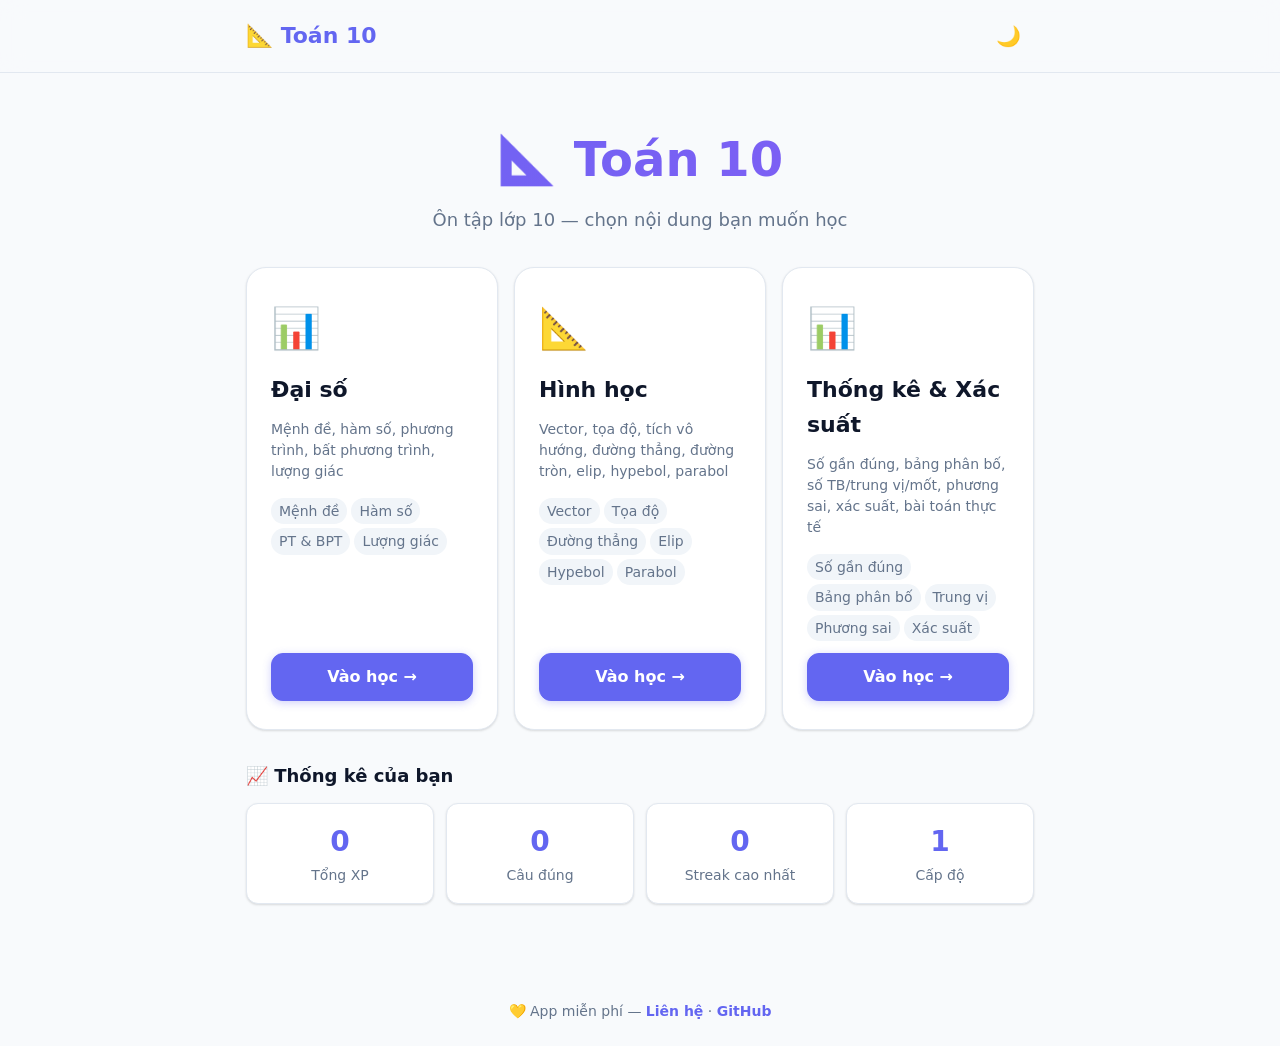
<file: index.html>
<!DOCTYPE html>
<html lang="vi" data-theme="light">
<head>
<meta charset="UTF-8">
<meta name="viewport" content="width=device-width,initial-scale=1,maximum-scale=1,user-scalable=no">
<meta name="description" content="Ôn tập Toán lớp 10 - Đại số, Hình học, Thống kê & Xác suất. Học offline, miễn phí, không quảng cáo.">
<meta name="theme-color" content="#6366f1">
<meta name="apple-mobile-web-app-capable" content="yes">
<link rel="manifest" href="./manifest.webmanifest">
<link rel="icon" href="./icons/icon-192.svg" type="image/svg+xml">
<link rel="apple-touch-icon" href="./icons/icon-192.svg">
<title>Toán 10 - Ôn tập lớp 10</title>
<link rel="stylesheet" href="./style.css">
<style>
.hero{text-align:center;padding:48px 16px 32px}
.hero h1{font-size:clamp(2rem,5vw,3rem);font-weight:900;background:linear-gradient(135deg,#6366f1,#8b5cf6);-webkit-background-clip:text;-webkit-text-fill-color:transparent;background-clip:text}
.hero p{color:var(--ink-muted);margin-top:8px;font-size:var(--fs-lg)}
.grid-cards{display:grid;grid-template-columns:repeat(auto-fit,minmax(240px,1fr));gap:16px;padding:0 16px 32px;max-width:820px;margin:0 auto}
.card-sub{
  background:var(--surface);border-radius:var(--r-lg);padding:28px 24px;
  box-shadow:var(--sh);border:1px solid var(--line);
  transition:all .2s;cursor:pointer;display:flex;flex-direction:column;gap:12px;
}
.card-sub:hover{transform:translateY(-4px);box-shadow:var(--sh-lg);border-color:var(--brand)}
.card-sub .icon{font-size:2.5rem}
.card-sub h2{font-size:var(--fs-xl);font-weight:700}
.card-sub p{color:var(--ink-muted);font-size:var(--fs-sm);line-height:1.5}
.card-sub .topics{display:flex;flex-wrap:wrap;gap:4px;margin-top:4px}
.card-sub .topics span{font-size:var(--fs-sm);color:var(--ink-muted);background:var(--bg-alt);padding:2px 8px;border-radius:var(--r-pill)}
.card-sub .btn{margin-top:auto}
.cards{max-width:820px;margin:0 auto;padding:0 16px 40px}
.section-title{font-size:var(--fs-lg);font-weight:700;margin-bottom:12px;display:flex;align-items:center;gap:8px}
.stats-grid{display:grid;grid-template-columns:repeat(auto-fit,minmax(140px,1fr));gap:12px;margin-bottom:32px}
.stat-card{background:var(--surface);border-radius:var(--r);padding:16px;text-align:center;box-shadow:var(--sh);border:1px solid var(--line)}
.stat-card .num{font-size:var(--fs-h2);font-weight:800;color:var(--brand)}
.stat-card .label{font-size:var(--fs-sm);color:var(--ink-muted)}
.support-bar{margin-top:24px;padding:12px 16px;background:var(--brand-light);border-radius:var(--r);text-align:center;font-size:var(--fs-sm)}
footer{text-align:center;padding:24px 16px;color:var(--ink-muted);font-size:var(--fs-sm)}
footer a{color:var(--brand);font-weight:600}
@media(max-width:560px){
  .hero{padding:32px 12px 24px}
  .grid-cards{grid-template-columns:1fr;padding:0 12px 24px}
  .card-sub{padding:20px 16px}
}
</style>
</head>
<body>
<header class="header">
  <div class="container">
    <div class="logo">📐 Toán 10</div>
    <div class="spacer"></div>
    <button class="iconbtn" onclick="toggleTheme()" aria-label="Đổi theme" id="themeBtn">🌙</button>
  </div>
</header>

<div class="hero">
  <h1>📐 Toán 10</h1>
  <p>Ôn tập lớp 10 — chọn nội dung bạn muốn học</p>
</div>

<div class="grid-cards">
  <a href="./daiso/" class="card-sub">
    <div class="icon">📊</div>
    <h2>Đại số</h2>
    <p>Mệnh đề, hàm số, phương trình, bất phương trình, lượng giác</p>
    <div class="topics">
      <span>Mệnh đề</span><span>Hàm số</span><span>PT & BPT</span><span>Lượng giác</span>
    </div>
    <div class="btn primary">Vào học →</div>
  </a>
  <a href="./hinhhoc/" class="card-sub">
    <div class="icon">📐</div>
    <h2>Hình học</h2>
    <p>Vector, tọa độ, tích vô hướng, đường thẳng, đường tròn, elip, hypebol, parabol</p>
    <div class="topics">
      <span>Vector</span><span>Tọa độ</span><span>Đường thẳng</span><span>Elip</span><span>Hypebol</span><span>Parabol</span>
    </div>
    <div class="btn primary">Vào học →</div>
  </a>
  <a href="./thongke/" class="card-sub">
    <div class="icon">📊</div>
    <h2>Thống kê & Xác suất</h2>
    <p>Số gần đúng, bảng phân bố, số TB/trung vị/mốt, phương sai, xác suất, bài toán thực tế</p>
    <div class="topics">
      <span>Số gần đúng</span><span>Bảng phân bố</span><span>Trung vị</span><span>Phương sai</span><span>Xác suất</span>
    </div>
    <div class="btn primary">Vào học →</div>
  </a>
</div>

<div class="cards">
  <div class="section-title">📈 Thống kê của bạn</div>
  <div class="stats-grid">
    <div class="stat-card"><div class="num" id="totalXp">0</div><div class="label">Tổng XP</div></div>
    <div class="stat-card"><div class="num" id="totalCorrect">0</div><div class="label">Câu đúng</div></div>
    <div class="stat-card"><div class="num" id="bestStreak">0</div><div class="label">Streak cao nhất</div></div>
    <div class="stat-card"><div class="num" id="level">1</div><div class="label">Cấp độ</div></div>
  </div>
</div>

<div id="debugLog" style="position:fixed;bottom:0;left:0;right:0;max-height:200px;overflow:auto;background:#450a0a;color:#fff;font-size:12px;padding:8px;z-index:9999;display:none"></div>
<div id="installBar" class="install-bar hidden">
  <span>📥 Cài đặt ứng dụng để học khi không có mạng</span>
  <button class="btn sm" id="installBtn">Cài đặt</button>
  <button class="close" onclick="dismissInstall()">✕</button>
</div>

<footer>
  💛 App miễn phí — <a href="mailto:contact@toan10.app">Liên hệ</a> · <a href="https://github.com">GitHub</a>
</footer>

<script>
// Theme toggle
function toggleTheme(){
  const t = document.documentElement;
  const isDark = t.getAttribute('data-theme') === 'dark';
  t.setAttribute('data-theme', isDark ? 'light' : 'dark');
  localStorage.setItem('toan10_theme', isDark ? 'light' : 'dark');
  document.getElementById('themeBtn').textContent = isDark ? '🌙' : '☀️';
}
const savedTheme = localStorage.getItem('toan10_theme') || 'light';
document.documentElement.setAttribute('data-theme', savedTheme);
document.getElementById('themeBtn').textContent = savedTheme === 'dark' ? '☀️' : '🌙';

// Stats from localStorage
function loadStats(){
  const data = JSON.parse(localStorage.getItem('toan10_v1') || '{}');
  const all = ['daiso','hinhhoc','thongke'];
  let xp=0, correct=0, streak=0, level=1;
  all.forEach(k => {
    const d = data[k];
    if(d){
      xp += d.xp||0; correct += d.totalCorrect||0;
      streak = Math.max(streak, d.bestStreak||0);
    }
  });
  level = Math.floor(xp/100)+1;
  document.getElementById('totalXp').textContent = xp;
  document.getElementById('totalCorrect').textContent = correct;
  document.getElementById('bestStreak').textContent = streak;
  document.getElementById('level').textContent = level;
}
loadStats();

// Install PWA
let deferredPrompt;
window.addEventListener('beforeinstallprompt', e => {
  e.preventDefault(); deferredPrompt = e;
  if(!localStorage.getItem('toan10_installDismiss'))
    document.getElementById('installBar').classList.remove('hidden');
});
document.getElementById('installBtn').addEventListener('click', async () => {
  if(deferredPrompt){ deferredPrompt.prompt(); const r = await deferredPrompt.userChoice; deferredPrompt = null; }
});
window.addEventListener('appinstalled', () => { document.getElementById('installBar').classList.add('hidden'); });
function dismissInstall(){ document.getElementById('installBar').classList.add('hidden'); localStorage.setItem('toan10_installDismiss','1'); }
// iOS detection
if(/iPad|iPhone|iPod/.test(navigator.userAgent) && !window.navigator.standalone)
  document.getElementById('installBar').querySelector('span').textContent = 'Chia sẻ → Thêm vào Màn hình chính để dùng offline';

// Service worker
if('serviceWorker' in navigator) navigator.serviceWorker.register('./sw.js');
</script>
</body>
</html>
</file>
<file: style.css>
:root {
  --bg: #f8fafc; --bg-alt: #f1f5f9;
  --surface: #ffffff; --surface-hover: #f8fafc;
  --ink: #0f172a; --ink-muted: #64748b;
  --brand: #6366f1; --brand-hover: #4f46e5; --brand-light: #eef2ff;
  --accent: #f59e0b; --accent-hover: #d97706;
  --ok: #22c55e; --ok-light: #f0fdf4;
  --warn: #ef4444; --warn-light: #fef2f2;
  --info: #3b82f6;
  --line: #e2e8f0;
  --sh: 0 1px 3px rgba(0,0,0,0.08), 0 1px 2px rgba(0,0,0,0.06);
  --sh-md: 0 4px 6px -1px rgba(0,0,0,0.07), 0 2px 4px -1px rgba(0,0,0,0.04);
  --sh-lg: 0 10px 25px rgba(0,0,0,0.08);
  --r: 12px; --r-lg: 20px; --r-pill: 999px;
  --tap: 44px; --tap-lg: 52px;
  --font: 'Segoe UI', system-ui, -apple-system, sans-serif;
  --font-mono: 'Cascadia Code', 'JetBrains Mono', 'Consolas', monospace;
  --fs-sm: 0.875rem; --fs-body: 1rem; --fs-lg: 1.125rem;
  --fs-xl: 1.375rem; --fs-h2: 1.75rem; --fs-display: 2.5rem;
}
[data-theme="dark"] {
  --bg: #0f172a; --bg-alt: #1e293b;
  --surface: #1e293b; --surface-hover: #334155;
  --ink: #f1f5f9; --ink-muted: #94a3b8;
  --line: #334155;
  --brand-light: #1e1b4b;
  --ok-light: #052e16;
  --warn-light: #450a0a;
  --sh: 0 1px 3px rgba(0,0,0,0.3), 0 1px 2px rgba(0,0,0,0.2);
  --sh-md: 0 4px 6px -1px rgba(0,0,0,0.4);
  --sh-lg: 0 10px 25px rgba(0,0,0,0.5);
}
*,*::before,*::after{box-sizing:border-box;margin:0;padding:0}
html{font-size:16px;scroll-behavior:smooth;-webkit-text-size-adjust:100%}
body{
  font-family:var(--font);color:var(--ink);background:var(--bg);
  line-height:1.6;min-height:100dvh;-webkit-font-smoothing:antialiased;
}
a{color:inherit;text-decoration:none}
button{cursor:pointer;font:inherit;border:none;background:none;color:inherit;-webkit-tap-highlight-color:transparent}
input,select{font:inherit;color:inherit}
img{max-width:100%;height:auto}
.hidden{display:none!important}
.visually-hidden{position:absolute;width:1px;height:1px;padding:0;margin:-1px;overflow:hidden;clip:rect(0,0,0,0);border:0}
.container{max-width:820px;margin:0 auto;padding:0 16px}

.btn{
  display:inline-flex;align-items:center;justify-content:center;gap:8px;
  padding:10px 24px;border-radius:var(--r);font-weight:600;font-size:var(--fs-body);
  transition:all .15s;min-height:var(--tap);user-select:none;
  background:var(--surface);color:var(--ink);box-shadow:var(--sh);
  border:1px solid var(--line);
}
.btn:hover{background:var(--surface-hover);transform:translateY(-1px);box-shadow:var(--sh-md)}
.btn:active{transform:translateY(0)}
.btn.primary{background:var(--brand);color:#fff;border-color:var(--brand);box-shadow:0 2px 8px rgba(99,102,241,0.3)}
.btn.primary:hover{background:var(--brand-hover)}
.btn.ok{background:var(--ok);color:#fff;border-color:var(--ok);box-shadow:0 2px 8px rgba(34,197,94,0.3)}
.btn.accent{background:var(--accent);color:#fff;border-color:var(--accent)}
.btn.ghost{background:transparent;border-color:transparent;box-shadow:none}
.btn.ghost:hover{background:var(--bg-alt)}
.btn.sm{padding:6px 14px;font-size:var(--fs-sm);min-height:36px}
.btn:disabled{opacity:0.5;cursor:not-allowed;transform:none}

.card{
  background:var(--surface);border-radius:var(--r-lg);padding:20px;
  box-shadow:var(--sh);border:1px solid var(--line);
}

.input{
  width:100%;padding:10px 16px;border:2px solid var(--line);border-radius:var(--r);
  background:var(--surface);font-size:var(--fs-lg);transition:border-color .15s;
  outline:none;min-height:var(--tap);
}
.input:focus{border-color:var(--brand);box-shadow:0 0 0 3px rgba(99,102,241,0.15)}

.badge{
  display:inline-flex;align-items:center;gap:4px;
  padding:2px 10px;border-radius:var(--r-pill);font-size:var(--fs-sm);font-weight:600;
}
.badge.brand{background:var(--brand-light);color:var(--brand)}
.badge.ok{background:var(--ok-light);color:var(--ok)}
.badge.warn{background:var(--warn-light);color:var(--warn)}
.badge.accent{background:#fffbeb;color:#d97706}

.header{
  position:sticky;top:0;z-index:100;
  background:rgba(248,250,252,0.85);backdrop-filter:blur(12px);-webkit-backdrop-filter:blur(12px);
  border-bottom:1px solid var(--line);padding:10px 0;
}
[data-theme="dark"] .header{background:rgba(15,23,42,0.85)}
.header .container{display:flex;align-items:center;gap:12px}
.header .logo{font-size:var(--fs-xl);font-weight:800;color:var(--brand);display:flex;align-items:center;gap:8px}
.header .spacer{flex:1}
.header .pill{
  display:flex;align-items:center;gap:4px;padding:4px 12px;
  border-radius:var(--r-pill);background:var(--bg-alt);font-size:var(--fs-sm);font-weight:600;
}
.header .iconbtn{
  width:var(--tap-lg);height:var(--tap-lg);border-radius:var(--r);
  display:flex;align-items:center;justify-content:center;
  font-size:1.25rem;transition:background .15s;
}
.header .iconbtn:hover{background:var(--bg-alt)}

.install-bar{
  background:var(--brand);color:#fff;padding:10px 16px;text-align:center;font-size:var(--fs-sm);
  display:flex;align-items:center;justify-content:center;gap:12px;flex-wrap:wrap;
}
.install-bar .btn{background:rgba(255,255,255,0.2);color:#fff;border-color:rgba(255,255,255,0.3);box-shadow:none}
.install-bar .btn:hover{background:rgba(255,255,255,0.3)}
.install-bar .close{font-size:1.25rem;opacity:0.7;cursor:pointer}

@keyframes fadeUp{from{opacity:0;transform:translateY(12px)}to{opacity:1;transform:translateY(0)}}
@keyframes pop{0%{transform:scale(0.8);opacity:0}70%{transform:scale(1.05)}100%{transform:scale(1);opacity:1}}
@keyframes slideDown{from{opacity:0;transform:translateY(-20px)}to{opacity:1;transform:translateY(0)}}
@keyframes shake{0%,100%{transform:translateX(0)}25%{transform:translateX(-6px)}75%{transform:translateX(6px)}}
@keyframes confetti-fall{0%{opacity:1;transform:translateY(0) rotate(0deg)}100%{opacity:0;transform:translateY(400px) rotate(720deg)}}

.animate-fadeUp{animation:fadeUp .3s ease forwards}
.animate-pop{animation:pop .35s cubic-bezier(0.175,0.885,0.32,1.275) forwards}
.animate-slideDown{animation:slideDown .25s ease forwards}
.animate-shake{animation:shake .3s ease}

.confetti-container{position:fixed;top:0;left:0;width:100%;height:100%;pointer-events:none;z-index:9999;overflow:hidden}
.confetti-piece{position:absolute;width:10px;height:10px;top:-10px;animation:confetti-fall linear forwards}
@media(prefers-reduced-motion:reduce){*,*::before,*::after{animation-duration:0.01ms!important;transition-duration:0.01ms!important}}

@media(max-width:560px){
  .container{padding:0 12px}
  .header .logo{font-size:var(--fs-lg)}
  .btn{padding:8px 16px;font-size:var(--fs-sm)}
}
</file>
